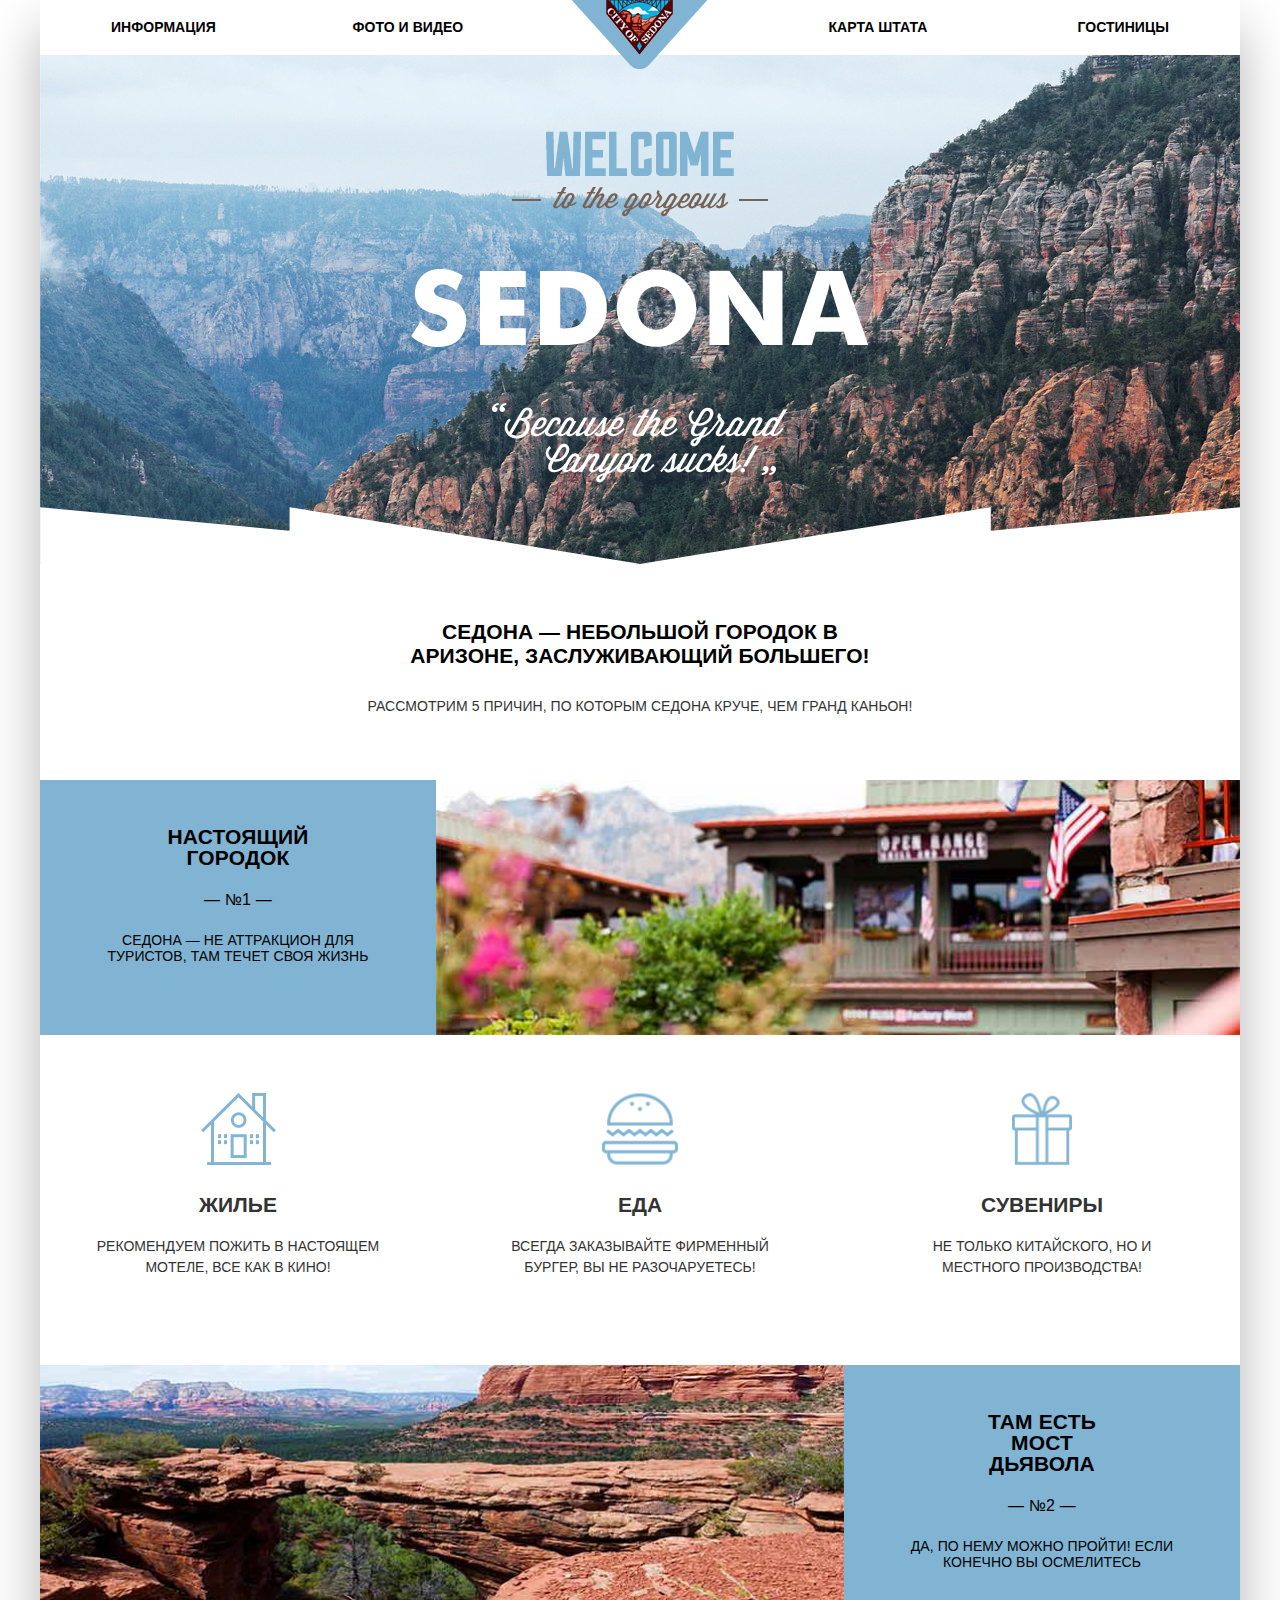
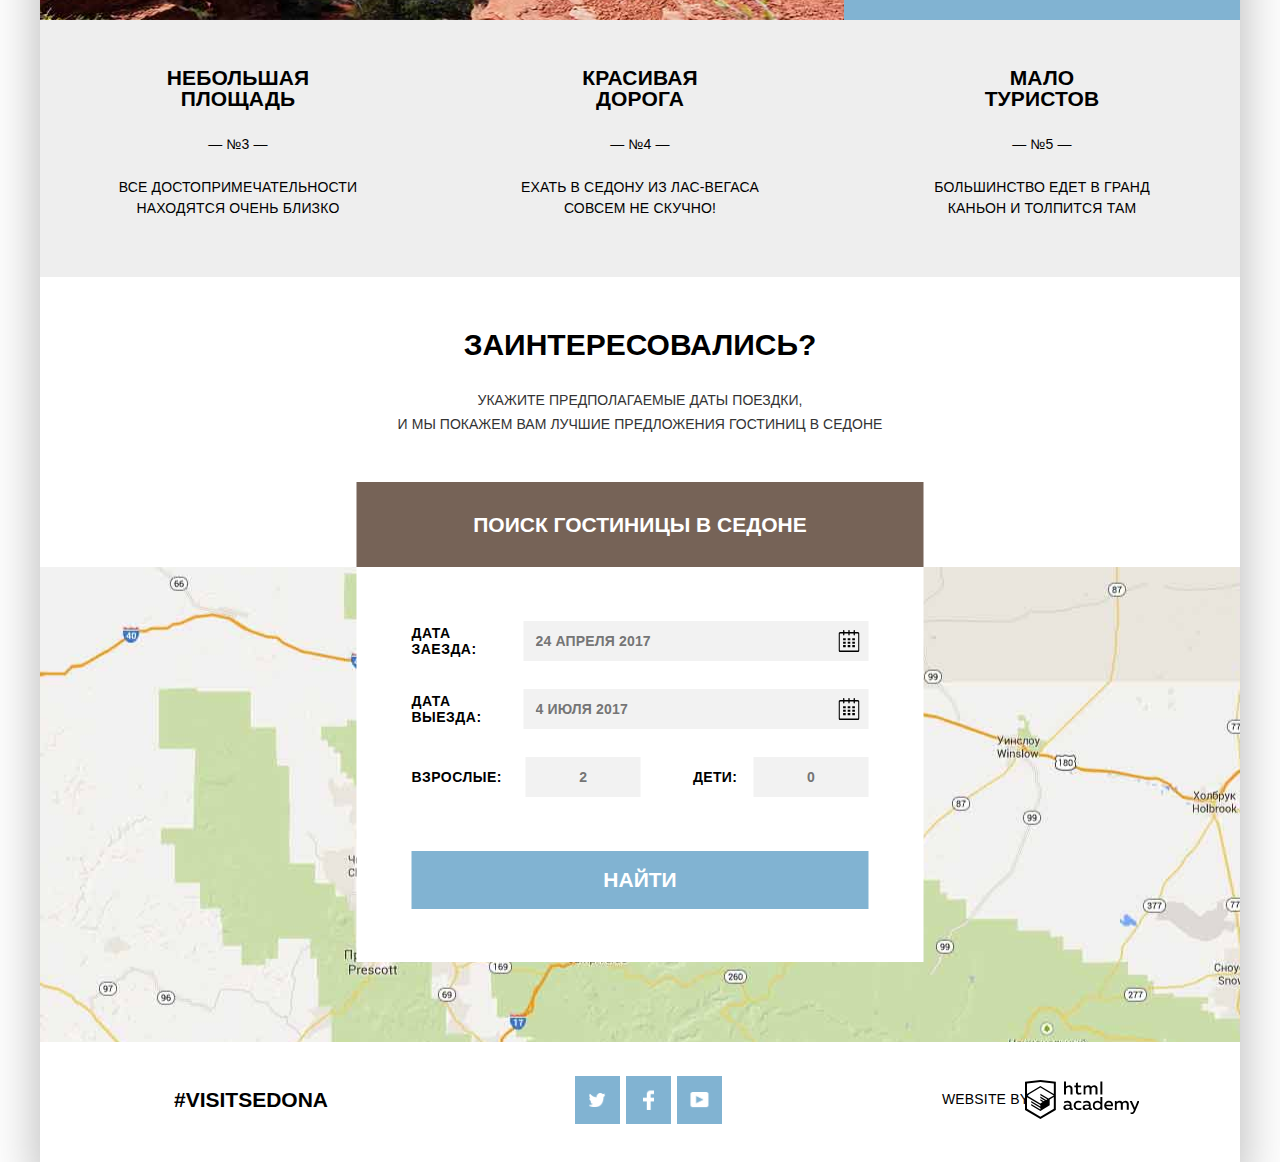
<file: index.html>
<!DOCTYPE html>
<html lang="ru">
<head>
	<meta charset="UTF-8">
	<title>sedona</title>
	<link rel="stylesheet" href="css/style.css">
</head>
<body>
	<div class="wrapper">
		<header>
			<nav>
				<a href="index.html"><img src="img/logo_main.png" alt="логотип" class="logo"></a>
				<ul class="main-nav">
					<li class="main-nav-left main-nav-item">
						<a href="#" class="main-nav-link link">ИНФОРМАЦИЯ</a>
					</li>
					<li class="main-nav-left main-nav-item">
						<a href="#" class="main-nav-link link">ФОТО И ВИДЕО</a>
					</li>
					<li class="main-nav-right main-nav-item">
						<a href="#" class="main-nav-link link">КАРТА ШТАТА </a>
					</li>
					<li class="main-nav-right main-nav-item">
						<a href="hotels.html" class="main-nav-link link">ГОСТИНИЦЫ</a>
					</li>
				</ul>
			</nav>
		</header>
		<main>
			<section class="main">
				<img src="img/main_info.png" alt="информация">
				
				<p>СЕДОНА — небольшой городок в АРИЗОНЕ,  зАСЛУЖИвающий большего!
				<span>Рассмотрим 5 причин, по которым Седона круче, чем гранд каньон!</span>
				</p>
			</section>
			<section class="sity">
				<div class="block-bl">
					<h3>НАСТОЯЩИЙ ГОРОДОК</h3>
					<span> — №1 — </span>
					<p>СЕДОНА — НЕ АТтРАКЦИОН ДЛЯ ТУРИСТОВ, там течет своя жизнь</p>
				</div>
				<img src="img/sity/sity.jpg" alt="городок">
			</section>
			<section class="service">
				<div class="service-block">
					<img src="../img/svg/home.svg" alt="Жилье">
					<h3>Жилье</h3>
					<p>Рекомендуем пожить в настоящем мотеле, все как в кино!</p>
				</div>
				<div class="service-block">
					<img src="../img/svg/food.svg" alt="еда">
					<h3>ЕДА</h3>
					<p>Всегда заказывайте ФИРМЕННЫЙ БУРГЕР, Вы НЕ разочаруетесь!</p>
				</div>
				<div class="service-block">
					<img src="../img/svg/present.svg" alt="сувениры ">
					<h3>СУВЕНИРЫ</h3>
					<p>Не только китайского, но и местного производства!</p>
				</div>
			</section>
			<section class="bridge_of_devil">
				<img src="img/bridge/bridge.jpg" alt="мост дьявола">
				<div class="block-bl">
					<h3>ТАМ ЕСТЬ  Мост дьявола </h3>
					<span>— №2 —</span>
					<p>Да, по нему можно пройти! Если конечно вы осмелитесь</p>
				</div>
			</section>
			<section class="advantage">
				<div class="block-grey">
					<h3>НЕБОЛЬШАЯ ПЛОЩАДЬ</h3>
					<span>— №3 —</span>
					<p>ВСЕ достопримечательности  находятся очень близко</p>
				</div>
				
				<div class="block-grey">
					<h3>КРАСИВАЯ ДОРОГА </h3>
					<span>— №4 —</span>
					<p>ЕХАТЬ В СЕДОНУ ИЗ ЛАС-ВЕГАСА совсем  Не скучно!</p>
				</div>

				<div class="block-grey">
					<h3>МАЛО ТУРИСТОВ </h3>
					<span>— №5 —</span>
					<p>Большинство едет в гранд каньон и толпится там</p>
				</div> 
			</section>
			<section class="search">
				<h2>ЗАИНТЕРЕСОВАЛИСЬ?</h2>
				<p>Укажите предполагаемые даты поездки, <br> и мы покажем вам лучшие предложения гостиниц в седоне</p>
				<a class="search-link" href="#">ПОИСК ГОСТИНИЦЫ В седоне</a>
			</section>
			<section class="map">
				<form action="#" class="form search-form">
					<p class="form-data form-row">
						<label class="form-label" for="">Дата заезда:</label>
						<input class="form-input form-data-input" type="text" placeholder="24 Апреля 2017">
						<a href="#" class="form-data-link">
							<svg xmlns="http://www.w3.org/2000/svg" width="21" height="22" viewBox="0 0 21 22"><path d="M19.25 2.025h-2.844V.648c0-.38-.294-.69-.656-.69-.363 0-.656.31-.656.69v1.377h-3.938V.648c0-.38-.294-.69-.655-.69-.362 0-.656.31-.656.69v1.377H5.906V.648c0-.38-.294-.69-.656-.69-.363 0-.657.31-.657.69v1.377H1.75C.784 2.025 0 2.847 0 3.862v16.302C0 21.18.784 22 1.75 22h17.5c.967 0 1.75-.82 1.75-1.836V3.862c0-1.015-.783-1.837-1.75-1.837zm.438 18.14c0 .252-.195.458-.437.458H1.75c-.24 0-.438-.206-.438-.46v-16.3c0-.254.196-.46.438-.46h2.844V4.78c0 .382.294.69.657.69.363 0 .657-.308.657-.69V3.404h3.938V4.78c0 .382.294.69.657.69.36 0 .655-.308.655-.69V3.404h3.938V4.78c0 .382.293.69.656.69.363 0 .657-.308.657-.69V3.404h2.845c.24 0 .437.206.437.46v16.3z"/><path d="M4.594 8.225H7.22v2.066H4.593zM4.594 11.668H7.22v2.067H4.593zM4.594 15.112H7.22v2.066H4.593zM9.188 15.112h2.625v2.066H9.188zM9.188 11.668h2.625v2.067H9.188zM9.188 8.225h2.625v2.066H9.188zM13.78 15.112h2.626v2.066H13.78zM13.78 11.668h2.626v2.067H13.78zM13.78 8.225h2.626v2.066H13.78z"/></svg>
						</a>
					</p>
					<p class="form-data form-row">
						<label class="form-label" for="">Дата Выезда:</label>
						<input class="form-input form-data-input" type="text" placeholder="4 июля 2017">
						<a href="#" class="form-data-link">
							<svg xmlns="http://www.w3.org/2000/svg" width="21" height="22" viewBox="0 0 21 22"><path d="M19.25 2.025h-2.844V.648c0-.38-.294-.69-.656-.69-.363 0-.656.31-.656.69v1.377h-3.938V.648c0-.38-.294-.69-.655-.69-.362 0-.656.31-.656.69v1.377H5.906V.648c0-.38-.294-.69-.656-.69-.363 0-.657.31-.657.69v1.377H1.75C.784 2.025 0 2.847 0 3.862v16.302C0 21.18.784 22 1.75 22h17.5c.967 0 1.75-.82 1.75-1.836V3.862c0-1.015-.783-1.837-1.75-1.837zm.438 18.14c0 .252-.195.458-.437.458H1.75c-.24 0-.438-.206-.438-.46v-16.3c0-.254.196-.46.438-.46h2.844V4.78c0 .382.294.69.657.69.363 0 .657-.308.657-.69V3.404h3.938V4.78c0 .382.294.69.657.69.36 0 .655-.308.655-.69V3.404h3.938V4.78c0 .382.293.69.656.69.363 0 .657-.308.657-.69V3.404h2.845c.24 0 .437.206.437.46v16.3z"/><path d="M4.594 8.225H7.22v2.066H4.593zM4.594 11.668H7.22v2.067H4.593zM4.594 15.112H7.22v2.066H4.593zM9.188 15.112h2.625v2.066H9.188zM9.188 11.668h2.625v2.067H9.188zM9.188 8.225h2.625v2.066H9.188zM13.78 15.112h2.626v2.066H13.78zM13.78 11.668h2.626v2.067H13.78zM13.78 8.225h2.626v2.066H13.78z"/></svg>
						</a>
					</p>
					<p class="form-quantity form-row">
						<label class="form-label" for="">ВзрослыЕ:</label>						
						<input class="form-input form-quantity-input" type="text" placeholder="2">

						<label class="form-label-child" for="">ДетИ:</label>
						<input class="form-input form-quantity-input" type="text" placeholder="0">
						
					</p>
					<button class="form-btn-bl" type="submit">НАЙТИ</button>
				</form>
			</section>
		</main>
		<footer class="footer">
			<p class="footer-p">#visitSEDONA</p>
			<div class="social">
				<a href="#" class="social-link">
					<svg xmlns="http://www.w3.org/2000/svg" xmlns:xlink="http://www.w3.org/1999/xlink" preserveAspectRatio="xMidYMid" width="16.104" height="14.21" viewBox="0 0 17 15">
					  <image xlink:href="[data-uri]" width="17" height="15"/>
					</svg>
				</a>
				<a href="#" class="social-link">
					<svg xmlns="http://www.w3.org/2000/svg" xmlns:xlink="http://www.w3.org/1999/xlink" preserveAspectRatio="xMidYMid" width="11.368" height="20.841" viewBox="0 0 12 22">
					  <image xlink:href="[data-uri]" width="12" height="22"/>
					</svg>
				</a>
				<a href="#" class="social-link">
					<svg xmlns="http://www.w3.org/2000/svg" xmlns:xlink="http://www.w3.org/1999/xlink" preserveAspectRatio="xMidYMid" width="18.946" height="15.157" viewBox="0 0 20 16">
					  <image xlink:href="[data-uri]" width="20" height="16"/>
					</svg>
				</a>
			</div>
			<a class="footer-logo" href="#"> 
				<svg data-name="Layer 1" xmlns="http://www.w3.org/2000/svg" viewBox="0 0 113 39"><title>logo_name</title><path d="M46.84 28.22a2.07 2.07 0 0 0 .58-.11v1.4a3.41 3.41 0 0 1-1.24.22 1.75 1.75 0 0 1-1.75-1 5.08 5.08 0 0 1-3.3 1.13c-1.59 0-3.06-.87-3.06-2.68 0-2.24 2.08-2.93 3.9-2.93a11.63 11.63 0 0 1 2.28.26v-.31c0-1.09-.8-1.86-2.3-1.86a7.79 7.79 0 0 0-3.15.67v-1.79a10.72 10.72 0 0 1 3.35-.58c2.48 0 4 1.18 4 3.83v3.14a.57.57 0 0 0 .69.61zm-6.76-1.19a1.42 1.42 0 0 0 1.64 1.29 3.56 3.56 0 0 0 2.53-1v-1.51a10.21 10.21 0 0 0-1.9-.22c-1.1.01-2.27.35-2.27 1.45zM53.06 20.62a5.29 5.29 0 0 1 2.7.67v1.79a4.28 4.28 0 0 0-2.42-.73 2.89 2.89 0 1 0 0 5.76 5.26 5.26 0 0 0 2.55-.67v1.8a6.58 6.58 0 0 1-2.9.6 4.42 4.42 0 0 1-4.72-4.54 4.54 4.54 0 0 1 4.79-4.68zM65.84 28.22a2.07 2.07 0 0 0 .58-.11v1.4a3.41 3.41 0 0 1-1.24.22 1.75 1.75 0 0 1-1.75-1 5.08 5.08 0 0 1-3.3 1.13c-1.59 0-3.06-.87-3.06-2.68 0-2.24 2.08-2.93 3.9-2.93a11.63 11.63 0 0 1 2.28.26v-.31c0-1.09-.8-1.86-2.3-1.86a7.79 7.79 0 0 0-3.15.67v-1.79a10.72 10.72 0 0 1 3.35-.58c2.48 0 4 1.18 4 3.83v3.14a.57.57 0 0 0 .69.61zm-6.76-1.19a1.42 1.42 0 0 0 1.64 1.29 3.56 3.56 0 0 0 2.53-1v-1.51a10.21 10.21 0 0 0-1.9-.22c-1.11.01-2.27.35-2.27 1.45zM76.67 16.85v12.76h-1.76v-1.39a4.07 4.07 0 0 1-3.35 1.62 4.62 4.62 0 0 1 0-9.22 4 4 0 0 1 3.15 1.37v-5.14h2zm-4.76 5.48a2.9 2.9 0 0 0 0 5.8 3 3 0 0 0 2.79-1.84v-2.13a3.06 3.06 0 0 0-2.79-1.83zM82.99 20.62c3.48 0 4.68 2.81 4.12 5.34h-6.58c.22 1.57 1.75 2.22 3.35 2.22a6.41 6.41 0 0 0 2.77-.62v1.68a7.5 7.5 0 0 1-3.14.6c-2.68 0-5-1.53-5-4.61a4.39 4.39 0 0 1 4.48-4.61zm.09 1.62a2.39 2.39 0 0 0-2.57 2.26h4.85a2.06 2.06 0 0 0-2.28-2.26zM89.1 29.61v-8.75h1.73v1.09a4 4 0 0 1 2.92-1.33 3 3 0 0 1 2.73 1.4 4.33 4.33 0 0 1 3.06-1.4 3.21 3.21 0 0 1 3.32 3.52v5.47h-2V24.2a1.67 1.67 0 0 0-1.73-1.84 2.94 2.94 0 0 0-2.17 1.18V29.61h-2V24.2a1.67 1.67 0 0 0-1.73-1.84 3.11 3.11 0 0 0-2.32 1.35v5.91h-2zM111.47 20.86h2l-4.1 9.93c-.95 2.28-2.19 3-3.52 3a5 5 0 0 1-1.15-.15v-1.66a3 3 0 0 0 .89.13c.95 0 1.66-.67 2.17-2l.18-.44-4.16-8.82h2.13l3 6.6zM40.66 1.53v5a4 4 0 0 1 2.83-1.2A3.41 3.41 0 0 1 47.1 8.9v5.41h-2V9.15a1.9 1.9 0 0 0-2-2.1 3.08 3.08 0 0 0-2.44 1.46v5.8h-2V1.53h2zM52.43 2.42v3.12h3.17v1.71h-3.17v4c0 1.15.53 1.53 1.66 1.53a4.71 4.71 0 0 0 1.77-.35v1.68a7.14 7.14 0 0 1-2.35.38 2.68 2.68 0 0 1-3-2.88V7.23h-1.6V5.52h1.57V2.88zM58.1 14.29V5.54h1.73v1.09a4 4 0 0 1 2.92-1.33 3 3 0 0 1 2.73 1.4 4.33 4.33 0 0 1 3.06-1.4 3.21 3.21 0 0 1 3.32 3.52v5.47h-2V8.88a1.67 1.67 0 0 0-1.73-1.84 2.94 2.94 0 0 0-2.17 1.18V14.29h-2V8.88a1.67 1.67 0 0 0-1.73-1.84 3.11 3.11 0 0 0-2.32 1.35v5.91h-2zM74.72 1.52h1.95v12.76h-1.95zM15.44.02h-.16L0 1.62v28l15.28 9.09 15.28-9.09v-28zm13.12 28.45l-13.28 7.9L2 28.47V16.99l13.22 7.87v1.43l-9.07-5.4v1.38l9.11 5.47v1.46l-9.1-5.42v1.38l9.11 5.47 9.19-5.5V19.22l4.1-2.45v11.67zm0-13.16l-3.65 2.14-1.68 1-8-4.76v1.38l6.84 4.07h-.06l-.15.09-1 .57-5.64-3.36v1.38l4.45 2.65-1.05.7-3.36-2v1.38l2.21 1.3-2.25 1.35-13.16-7.82 13.17-7.92zm0-1.39L15.21 6.05l-13.2 7.86V3.41l13.28-1.39 13.28 1.39v10.51z" fill="#000"/></svg>
			</a>
		</footer>
	</div>
</body>
</html>
</file>
<file: css/style.css>
* {
  -webkit-box-sizing: border-box;
          box-sizing: border-box;
}
body {
  margin: 0;
  padding: 0;
  font-size: 10px;
}
.wrapper,
main {
  display: -webkit-box;
  display: -ms-flexbox;
  display: flex;
  -webkit-box-orient: vertical;
  -webkit-box-direction: normal;
      -ms-flex-direction: column;
          flex-direction: column;
}
.wrapper {
  margin: 0 auto;
  width: 1200px;
  -webkit-box-shadow: 0 30px 50px rgba(0, 0, 0, 0.3);
          box-shadow: 0 30px 50px rgba(0, 0, 0, 0.3);
  position: relative;
}
header {
  position: absolute;
  top: -1px;
  left: 0;
  right: 0;
  height: 56px;
  background: #fff;
}
.main {
  width: 100%;
  height: 780px;
  text-transform: uppercase;
  background: #ffffff url('../img/main_bg.jpg') center center no-repeat;
}
.main-nav {
  margin: 0;
  padding: 0 71px;
  list-style: none;
  display: -webkit-box;
  display: -ms-flexbox;
  display: flex;
  -webkit-box-pack: justify;
      -ms-flex-pack: justify;
          justify-content: space-between;
}
.main-nav-item {
  width: 23%;
}
.main-nav-item:nth-child(1),
.main-nav-item:nth-child(2) {
  text-align: left;
}
.main-nav-item:nth-child(3),
.main-nav-item:nth-child(4) {
  text-align: right;
}
.main-nav-item:nth-child(2) a,
.main-nav-item:nth-child(3) a {
  margin: 0 -30px;
}
.main-nav-link {
  font-family: 'PT Sans', sans-serif;
  font-weight: 700;
  font-style: normal;
  font-size: 14px;
  font-weight: 600;
  letter-spacing: 0.003rem;
  line-height: 56px;
  color: #000;
  text-transform: uppercase;
  text-decoration: none;
}
.main img {
  position: absolute;
  left: 50%;
  -webkit-transform: translate(-50%, 131px);
          transform: translate(-50%, 131px);
}
.main p {
  margin: 0 auto;
  margin-top: 620px;
  padding: 0;
  display: block;
  width: 495px;
  text-align: center;
  font-family: 'PT Sans', sans-serif;
  font-weight: 700;
  font-style: normal;
  font-size: 21px;
  letter-spacing: 0.003rem;
}
.main span {
  margin: 0 -70px;
  margin-top: 30px;
  padding: 0;
  display: block;
  font-family: 'PT Sans', sans-serif;
  font-weight: 400;
  font-style: normal;
  font-size: 14px;
  color: #333333;
}
.logo {
  position: absolute;
  top: 0;
  left: 50%;
  -webkit-transform: translateX(-50%);
          transform: translateX(-50%);
}
.sity,
.bridge_of_devil {
  width: 100%;
  max-height: 255px;
  display: -webkit-box;
  display: -ms-flexbox;
  display: flex;
  font-family: 'PT Sans', sans-serif;
  font-weight: 400;
  font-style: normal;
}
.sity .block-bl,
.bridge_of_devil .block-bl {
  padding: 46px 35px;
  width: 33%;
  font-size: 21px;
  letter-spacing: 0.005rem;
  text-align: center;
  text-transform: uppercase;
  background: #81b3d2;
}
.sity .block-bl h3,
.bridge_of_devil .block-bl h3 {
  display: block;
  margin: 0 auto;
  padding: 0 23.5px;
  width: 200px;
  font-family: 'PT Sans', sans-serif;
  font-weight: 700;
  font-style: normal;
  font-size: 21px;
  line-height: 21px;
  letter-spacing: 0.01rem;
}
.sity .block-bl span,
.bridge_of_devil .block-bl span {
  display: block;
  margin: 23px;
  font-size: 16px;
  letter-spacing: 0.01rem;
}
.sity .block-bl p,
.bridge_of_devil .block-bl p {
  padding: 0 10.3px;
  font-size: 14px;
}
.sity img,
.bridge_of_devil img {
  width: 67%;
}
.service {
  display: -webkit-box;
  display: -ms-flexbox;
  display: flex;
  -webkit-box-pack: justify;
      -ms-flex-pack: justify;
          justify-content: space-between;
  height: 330px;
}
.service-block {
  padding: 58px 50px;
  width: 33%;
  font-family: 'PT Sans', sans-serif;
  font-weight: 400;
  font-style: normal;
  font-size: 14px;
  text-align: center;
  text-transform: uppercase;
  color: #333333;
}
.service-block h3 {
  font-family: 'PT Sans', sans-serif;
  font-weight: 700;
  font-style: normal;
  margin: 25px 0 19px;
  font-size: 21px;
}
.service-block p {
  line-height: 21px;
  letter-spacing: 0.001rem;
}
.advantage {
  width: 100%;
  max-height: 257px;
  display: -webkit-box;
  display: -ms-flexbox;
  display: flex;
  -webkit-box-pack: justify;
      -ms-flex-pack: justify;
          justify-content: space-between;
  background: #eeeeee;
  font-family: 'PT Sans', sans-serif;
  font-weight: 400;
  font-style: normal;
  font-size: 14px;
  line-height: 21px;
  letter-spacing: 0.01rem;
}
.advantage .block-grey {
  padding: 26px 52.8px;
  width: 33%;
  max-height: 257px;
  min-height: 257px;
  text-align: center;
  text-transform: uppercase;
  background: #eeeeee;
}
.advantage .block-grey h3 {
  display: block;
  padding: 0 65px;
  font-family: 'PT Sans', sans-serif;
  font-weight: 700;
  font-style: normal;
  font-size: 21px;
}
.advantage .block-grey span {
  display: block;
  margin: 25px 0 22px;
}
.advantage .block-grey p {
  padding: 0 8px;
}
.search {
  position: relative;
  width: 100%;
  min-height: 290px;
  text-align: center;
  text-transform: uppercase;
  font-family: 'PT Sans', sans-serif;
  font-weight: 700;
  font-style: normal;
}
.search h2 {
  margin: 55px 0 30px;
  font-size: 30px;
  line-height: 26px;
}
.search p {
  font-family: 'PT Sans', sans-serif;
  font-weight: 400;
  font-style: normal;
  font-size: 14px;
  line-height: 24px;
  letter-spacing: 0.001rem;
  word-spacing: 0.01rem;
  color: #333333;
}
.search-link {
  position: absolute;
  bottom: 0;
  left: 50%;
  -webkit-transform: translateX(-50%);
          transform: translateX(-50%);
  display: block;
  width: 567px;
  height: 85px;
  font-size: 21px;
  line-height: 85px;
  color: #fff;
  text-decoration: none;
  background: #766357;
}
.search-link:hover {
  background: #604e43;
}
.search-link:active {
  background: #503e33;
}
.map {
  position: relative;
  width: 100%;
  min-height: 475px;
  background: #ffffff url('../img/map.jpg') center 56% no-repeat;
}
.map .form {
  position: absolute;
  top: 0;
  left: 50%;
  padding: 40px 55px;
  -webkit-transform: translateX(-50%);
          transform: translateX(-50%);
  display: block;
  width: 567px;
  height: 395px;
  font-family: 'PT Sans', sans-serif;
  font-weight: 700;
  font-style: normal;
  font-size: 14px;
  text-transform: uppercase;
  color: #000;
  background: #fff;
}
.map .form-row {
  position: relative;
  margin-bottom: 28px;
  display: -webkit-box;
  display: -ms-flexbox;
  display: flex;
  -webkit-box-pack: justify;
      -ms-flex-pack: justify;
          justify-content: space-between;
  -webkit-box-align: center;
      -ms-flex-align: center;
          align-items: center;
  letter-spacing: 0.02rem;
}
.map .form-label {
  width: 98px;
  letter-spacing: 0.03rem;
  word-spacing: 0.001rem;
}
.map .form-label-child {
  width: 80px;
  text-align: right;
}
.map .form-input {
  padding: 10px 12px;
  height: 40px;
  font-family: 'PT Sans', sans-serif;
  font-weight: 700;
  font-style: normal;
  font-size: 14px;
  line-height: 26px;
  letter-spacing: 0.01rem;
  word-spacing: 0.001rem;
  text-transform: uppercase;
  border: none;
  background: #f2f2f2;
}
.map .form-data {
  position: relative;
}
.map .form-data-input {
  width: 345px;
}
.map .form-data-input:hover {
  background: #ebebeb;
}
.map .form-data-input:focus {
  background: #ffffff;
}
.map .form-data-link {
  position: absolute;
  top: 9px;
  right: 9px;
}
.map .form-data-link svg {
  path: #333333;
}
.map .form-quantity {
  /* &-label {
				position: relative;
				display: block;
				width: 80px;
			} */
  /* кнопки - + */
}
.map .form-quantity-input {
  position: relative;
  width: 115px;
  text-align: center;
}
.map .form-quantity-btn {
  font-family: 'PT Sans', sans-serif;
  font-weight: 700;
  font-style: normal;
  z-index: 99;
  /* &:before {
					content: '\2013';
					position: absolute;
					top: -6px;
					left: 19px;
					.bold();
					//font-size: 18px;
					color: @text_grey;
					z-index: 99;
					cursor: pointer;
					font-size: 20px;
				}
				&:after {
					content: '\271A';
					position: absolute;
					top: -1px;
					right: 12px;
					.bold();
					//font-size: 14px;
					color: @text_grey;
					
					z-index: 99;
					&:hover {
						cursor: pointer;
						color: red;
						font-size: 20px;
					}
				
				}*/
}
.map .form-quantity-btn1 {
  top: 0px;
  left: 119px;
}
.map .form-quantity-btn2 {
  top: 0px;
  left: 185px;
}
.map .form-btn-bl {
  margin-top: 26px;
  width: 100%;
  height: 58px;
  text-align: center;
  font-family: 'PT Sans', sans-serif;
  font-weight: 700;
  font-style: normal;
  font-size: 21px;
  line-height: 26px;
  border: none;
  color: #fff;
  background: #81b3d2;
}
.map .form-btn-bl:hover {
  background: #669ec0;
}
.map .form-btn-bl:active {
  background: #5496bd;
}
.footer {
  padding: 0 103px;
  width: 100%;
  min-height: 120px;
  display: -webkit-box;
  display: -ms-flexbox;
  display: flex;
  -webkit-box-pack: justify;
      -ms-flex-pack: justify;
          justify-content: space-between;
  -webkit-box-align: center;
      -ms-flex-align: center;
          align-items: center;
  font-family: 'PT Sans', sans-serif;
  font-weight: 700;
  font-style: normal;
  font-size: 21px;
  text-transform: uppercase;
  -webkit-transform: translate(0, -2px);
          transform: translate(0, -2px);
  line-height: 26px;
}
.footer-p {
  padding-left: 31px;
}
.footer .social {
  margin-right: -9px;
  width: 212px;
  height: 48px;
  display: -webkit-box;
  display: -ms-flexbox;
  display: flex;
}
.footer .social-link {
  margin-right: 6px;
  width: 45px;
  height: 48px;
  display: -webkit-box;
  display: -ms-flexbox;
  display: flex;
  -webkit-box-pack: center;
      -ms-flex-pack: center;
          justify-content: center;
  -webkit-box-align: center;
      -ms-flex-align: center;
          align-items: center;
  background: #81b3d2;
}
.footer .social-link:hover {
  background: #669ec0;
}
.footer .social-link:active {
  background: #5496bd;
}
.footer-logo {
  margin-right: -2px;
  display: block;
  position: relative;
  width: 114px;
  display: -webkit-box;
  display: -ms-flexbox;
  display: flex;
  -webkit-box-align: center;
      -ms-flex-align: center;
          align-items: center;
}
.footer-logo:before {
  content: 'WEBSITE by';
  display: block;
  position: absolute;
  top: 47%;
  left: -83px;
  -webkit-transform: translate(0, -50%);
          transform: translate(0, -50%);
  font-family: 'PT Sans', sans-serif;
  font-weight: 400;
  font-style: normal;
  font-size: 14px;
  letter-spacing: 0.01rem;
  color: #000;
}
/* hotels */
.hotels-main {
  margin-top: 56px;
  padding: 25px 73px;
  width: 100%;
  height: 216px;
  background: url('../img/hotels/main_bg.jpg') center center no-repeat;
}
.hotels-main .form {
  display: -webkit-box;
  display: -ms-flexbox;
  display: flex;
}
.hotels-main .form-header {
  margin-left: -11px;
  margin-bottom: 7px;
  font-family: 'PT Sans', sans-serif;
  font-weight: 700;
  font-style: normal;
  font-size: 16px;
  line-height: 21px;
  color: #fff;
}
.hotels-main .form-input {
  padding: 2px 27px;
  width: 157px;
  height: 26px;
  font-family: 'PT Sans', sans-serif;
  font-weight: 400;
  font-style: normal;
  font-size: 14px;
  text-transform: uppercase;
  text-align: center;
  color: #fff;
  border: none;
  background: transparent;
}
.hotels-main .form-input[type="checkbox"] {
  display: none;
}
.hotels-main .form-input[type="checkbox"] + span {
  position: absolute;
  left: -38px;
  top: 0;
  width: 24px;
  height: 24px;
  border: 2px solid;
  border-radius: 3px;
  background: transparent url(images/switch.png) no-repeat;
  cursor: pointer;
}
.hotels-main .form fieldset {
  min-width: 251px;
  font-family: 'PT Sans', sans-serif;
  font-weight: 700;
  font-style: normal;
  font-size: 16px;
  line-height: 21px;
  text-transform: uppercase;
  border: none;
}
.hotels-main .form legend {
  margin-bottom: -4px;
}
.hotels-main .form-label-checkbox {
  margin: 24px 0 24px 26px;
}
.hotels-main .form label {
  display: block;
  position: relative;
  font-family: 'PT Sans', sans-serif;
  font-weight: 400;
  font-style: normal;
  font-size: 14px;
  text-transform: uppercase;
  color: #fff;
}
.hotels-main .form-price {
  margin-left: 228px;
}
.hotels-main .form-price-border_input {
  margin: 10px 0 10px -10px;
  display: -webkit-box;
  display: -ms-flexbox;
  display: flex;
  -webkit-box-pack: justify;
      -ms-flex-pack: justify;
          justify-content: space-between;
  -webkit-box-align: center;
      -ms-flex-align: center;
          align-items: center;
  width: 319px;
  height: 36px;
  border: 2px solid #fff;
}
.hotels-main .form-price label {
  border: none;
  display: inline-block;
}
.hotels-main .form-price-btn {
  margin: 31px auto;
  width: 137px;
  height: 37px;
  display: block;
  background: transparent;
  color: #fff;
  border: 2px solid #fff;
}
.hotels-main .form-price-line {
  position: relative;
  margin-top: 20px;
  margin-left: -4px;
  width: 311px;
  border: 1px solid rgba(255, 255, 255, 0.6);
}
.hotels-main .form-price-line-circle {
  width: 20px;
  height: 20px;
  position: absolute;
  top: -10px;
  border-radius: 50%;
  border: none;
  background: #fff;
  z-index: 98;
}
.hotels-main .form-price-line-circle:before {
  content: '';
  position: absolute;
  top: 40%;
  left: 40%;
  display: block;
  width: 4px;
  height: 4px;
  border-radius: 50%;
  background: rgba(128, 128, 128, 0.6);
}
.hotels-main .form-price-line-circle_l {
  left: -5px;
}
.hotels-main .form-price-line-circle_r {
  left: 245px;
}
.hotels-search {
  padding: 10px 73px;
  width: 100%;
}
.hotels-search h3 {
  display: inline-block;
  font-family: 'PT Sans', sans-serif;
  font-weight: 700;
  font-style: normal;
  font-size: 21px;
  line-height: 26px;
}
.hotels-search .sorting {
  margin-left: 45px;
  display: inline-block;
  font-family: 'PT Sans', sans-serif;
  font-weight: 400;
  font-style: normal;
  font-size: 12px;
  line-height: 18px;
}
.hotels-search .sorting-header {
  margin: 0 21px 0 0;
}
.hotels-search .sorting-link {
  margin: 0 15px;
  display: inline-block;
  text-decoration: none;
  color: #766357;
  border-bottom: 1px dotted;
}
.hotels-search .sorting-link-active {
  border: none;
  color: #81b3d2;
}
.hotels-search .sorting-link:hover {
  border-bottom: 1px dotted;
}
.hotels-search .sorting-link:active {
  border: none;
  color: #000;
}
</file>
